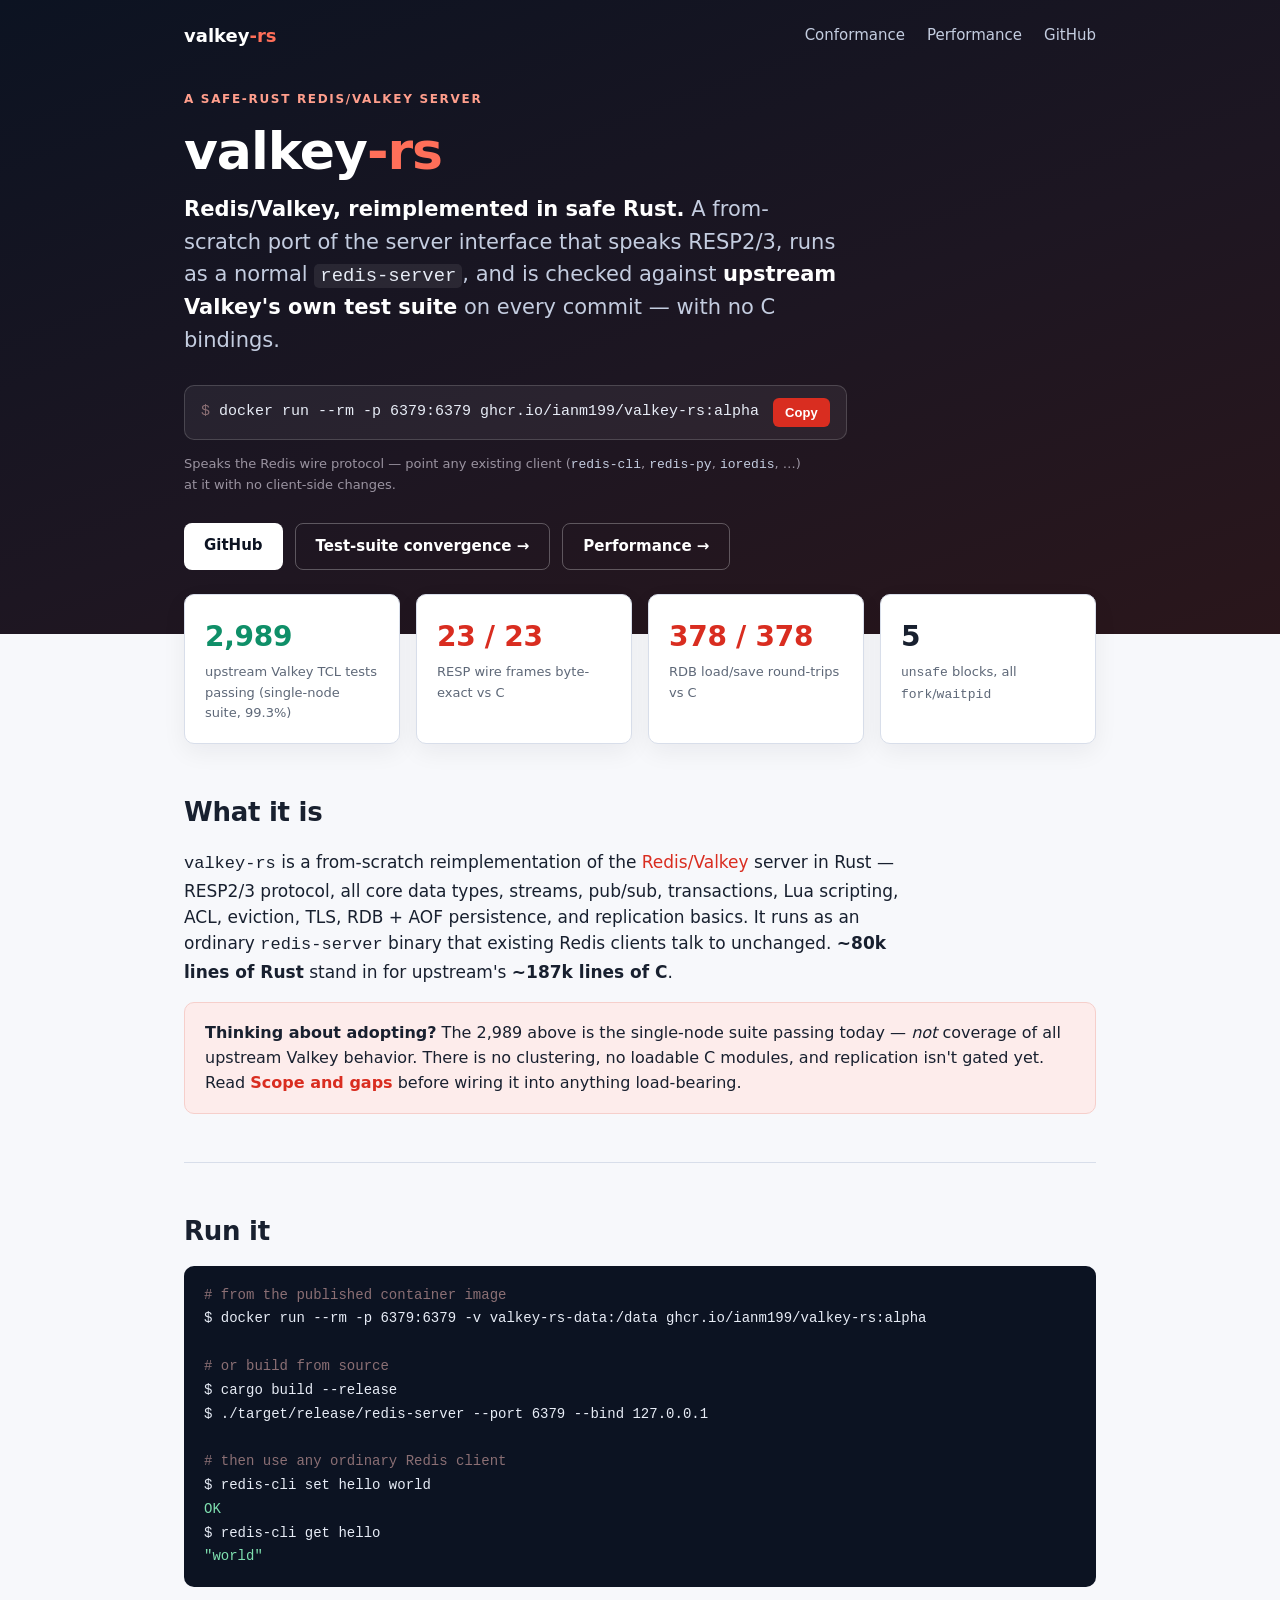
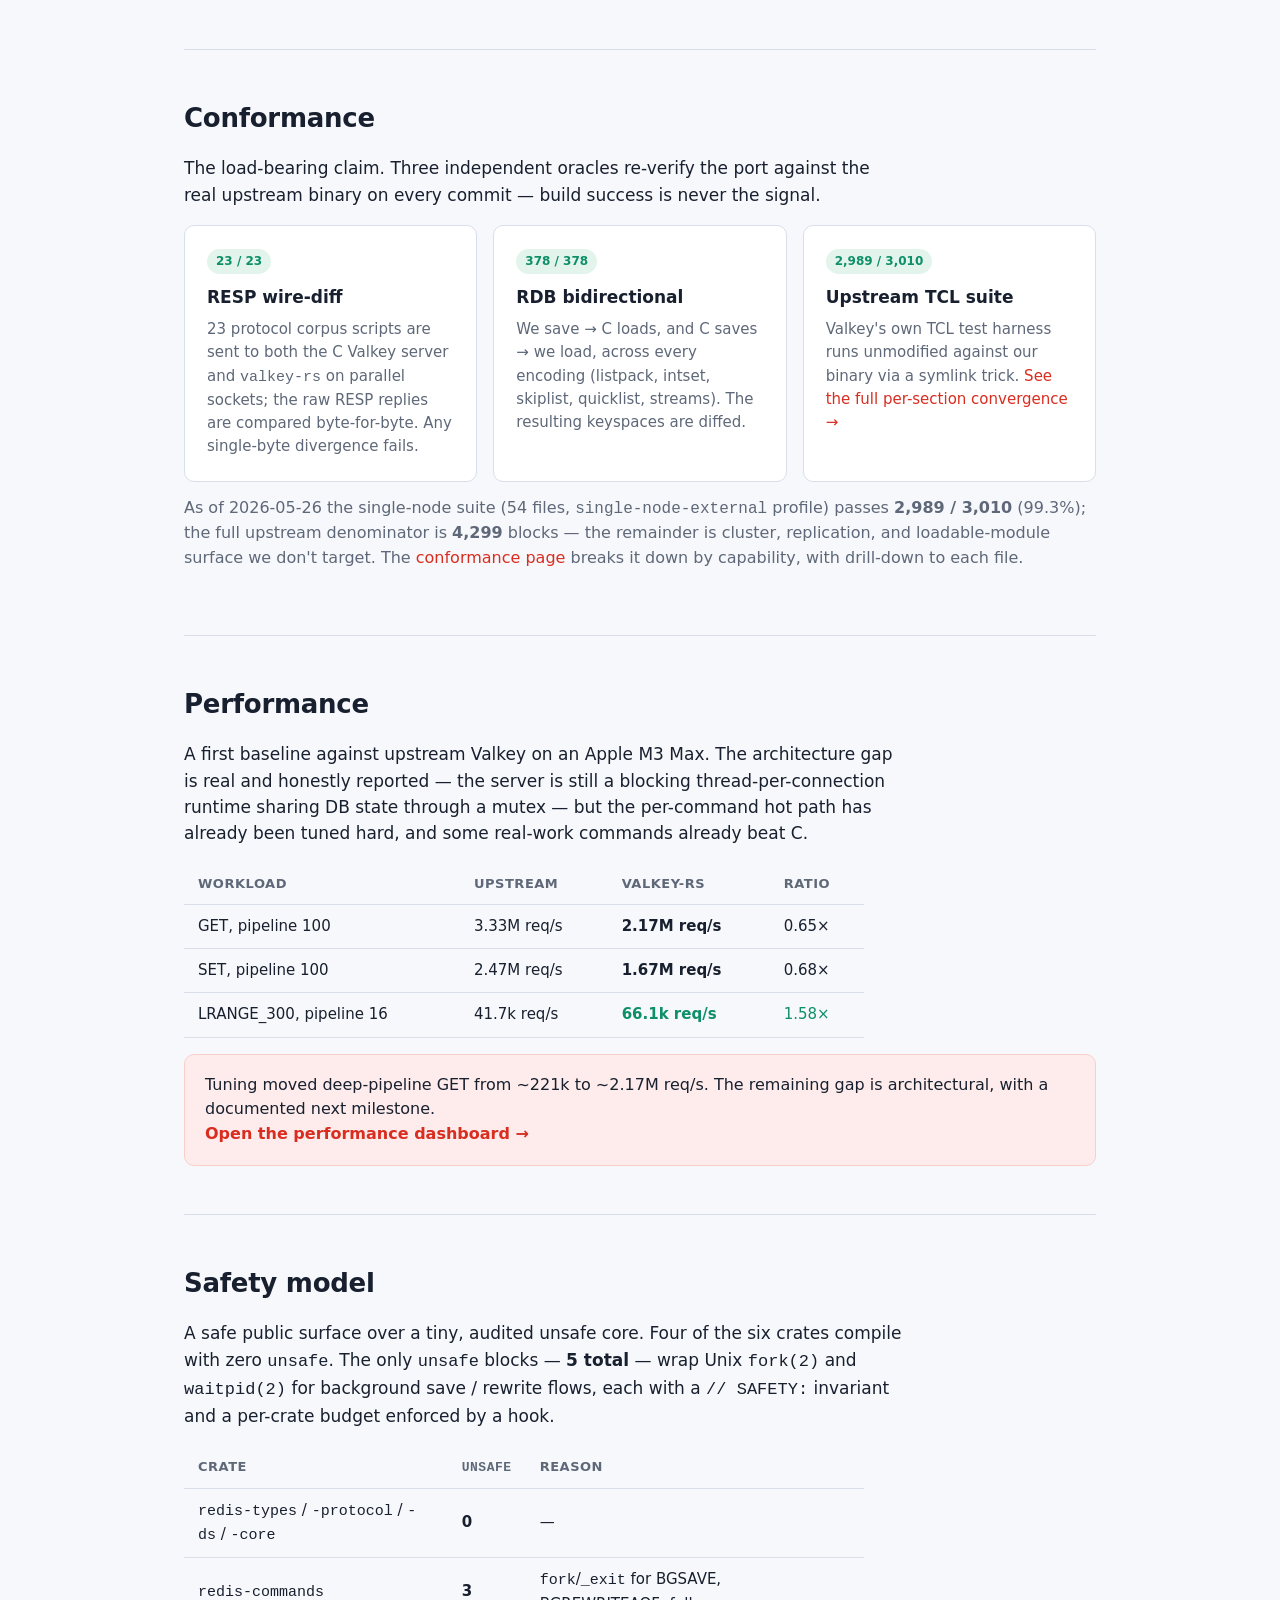
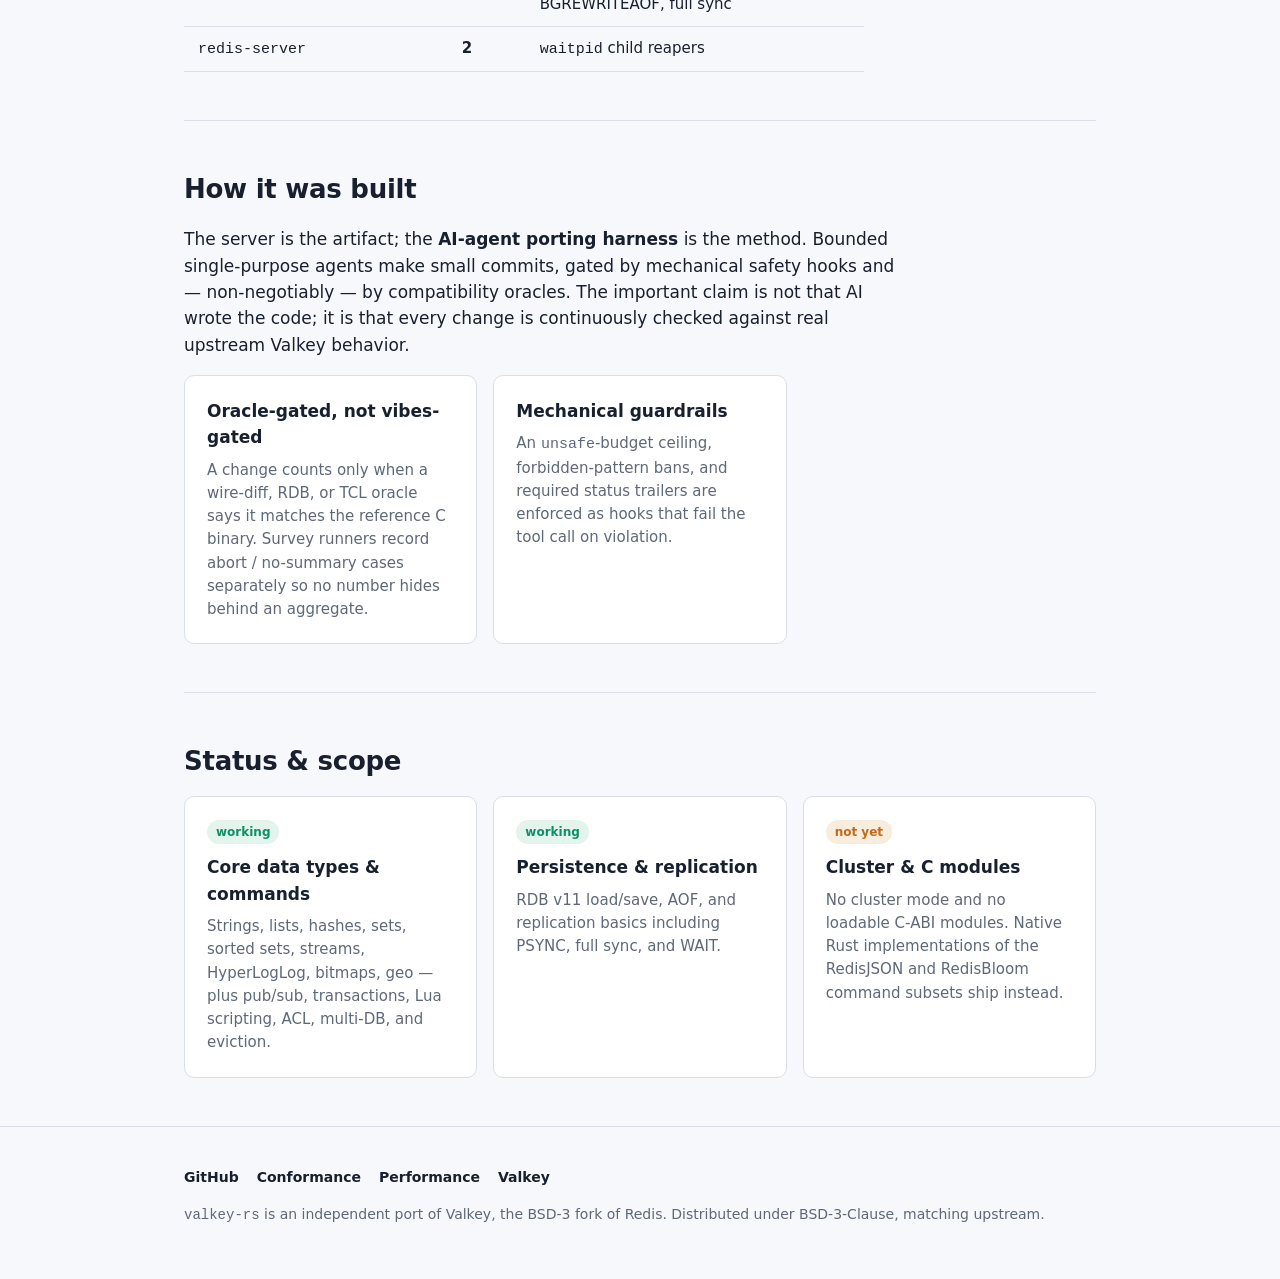
<file: index.html>
<!doctype html>
<html lang="en">
<head>
  <meta charset="utf-8">
  <meta name="viewport" content="width=device-width, initial-scale=1">
  <title>valkey-rs — Redis/Valkey, reimplemented in safe Rust</title>
  <meta name="description" content="valkey-rs is a from-scratch Rust port of the Redis/Valkey server. Safe Rust, no C bindings, speaks RESP2/3, and is verified against upstream Valkey's own test suite on every commit.">
  <meta property="og:title" content="valkey-rs — Redis/Valkey, reimplemented in safe Rust">
  <meta property="og:description" content="A safe-Rust Redis/Valkey server, verified against upstream Valkey's own TCL suite, RESP wire diffs, and RDB round-trips. Built by an AI porting harness.">
  <meta property="og:type" content="website">
  <meta property="og:url" content="https://ianm199.github.io/valkey-rs/">
  <meta property="og:image" content="https://ianm199.github.io/valkey-rs/assets/og.png">
  <meta name="twitter:card" content="summary_large_image">
  <meta name="twitter:title" content="valkey-rs — Redis/Valkey, reimplemented in safe Rust">
  <meta name="twitter:description" content="A safe-Rust Redis/Valkey server verified against upstream Valkey's own test suite.">
  <meta name="twitter:image" content="https://ianm199.github.io/valkey-rs/assets/og.png">
  <link rel="icon" href="assets/favicon.svg" type="image/svg+xml">
  <link rel="stylesheet" href="assets/site.css">
</head>
<body>
  <header class="hero">
    <div class="wrap">
      <nav class="topnav">
        <a class="brand" href="./">valkey<span class="rs">-rs</span></a>
        <div class="navlinks">
          <a href="./convergence.html">Conformance</a>
          <a href="./performance.html">Performance</a>
          <a href="https://github.com/ianm199/valkey-rs">GitHub</a>
        </div>
      </nav>
      <p class="eyebrow">A safe-Rust Redis/Valkey server</p>
      <h1>valkey<span class="rs">-rs</span></h1>
      <p class="tag"><strong>Redis/Valkey, reimplemented in safe Rust.</strong> A from-scratch port of the server interface that speaks RESP2/3, runs as a normal <code>redis-server</code>, and is checked against <strong>upstream Valkey's own test suite</strong> on every commit — with no C bindings.</p>

      <div class="install">
        <code><span class="prompt">$ </span><span id="install-cmd">docker run --rm -p 6379:6379 ghcr.io/ianm199/valkey-rs:alpha</span></code>
        <button class="copy-btn" id="copy-btn" aria-label="Copy run command">Copy</button>
      </div>
      <p class="install-note">Speaks the Redis wire protocol — point any existing client (<code>redis-cli</code>, <code>redis-py</code>, <code>ioredis</code>, …) at it with no client-side changes.</p>

      <div class="cta">
        <a class="btn btn-primary" href="https://github.com/ianm199/valkey-rs">GitHub</a>
        <a class="btn btn-ghost" href="./convergence.html">Test-suite convergence →</a>
        <a class="btn btn-ghost" href="./performance.html">Performance →</a>
      </div>
    </div>
  </header>

  <div class="wrap">
    <div class="stats">
      <div class="stat"><div class="num good">2,989</div><div class="lbl">upstream Valkey TCL tests passing (single-node suite, 99.3%)</div></div>
      <div class="stat"><div class="num accent">23 / 23</div><div class="lbl">RESP wire frames byte-exact vs C</div></div>
      <div class="stat"><div class="num accent">378 / 378</div><div class="lbl">RDB load/save round-trips vs C</div></div>
      <div class="stat"><div class="num">5</div><div class="lbl"><code>unsafe</code> blocks, all <code>fork</code>/<code>waitpid</code></div></div>
    </div>
  </div>

  <div class="wrap">
    <section>
      <h2>What it is</h2>
      <p class="lead"><code>valkey-rs</code> is a from-scratch reimplementation of the <a href="https://github.com/valkey-io/valkey">Redis/Valkey</a> server in Rust — RESP2/3 protocol, all core data types, streams, pub/sub, transactions, Lua scripting, ACL, eviction, TLS, RDB + AOF persistence, and replication basics. It runs as an ordinary <code>redis-server</code> binary that existing Redis clients talk to unchanged. <strong>~80k lines of Rust</strong> stand in for upstream's <strong>~187k lines of C</strong>.</p>
      <div class="callout">
        <strong>Thinking about adopting?</strong> The 2,989 above is the single-node suite passing today — <em>not</em> coverage of all upstream Valkey behavior. There is no clustering, no loadable C modules, and replication isn't gated yet. Read <a href="https://github.com/ianm199/valkey-rs/blob/main/docs/SCOPE_AND_GAPS.md">Scope and gaps</a> before wiring it into anything load-bearing.
      </div>
    </section>

    <section>
      <h2>Run it</h2>
      <pre class="block"><span class="c"># from the published container image</span>
$ docker run --rm -p 6379:6379 -v valkey-rs-data:/data ghcr.io/ianm199/valkey-rs:alpha

<span class="c"># or build from source</span>
$ cargo build --release
$ ./target/release/redis-server --port 6379 --bind 127.0.0.1

<span class="c"># then use any ordinary Redis client</span>
$ redis-cli set hello world
<span class="o">OK</span>
$ redis-cli get hello
<span class="o">"world"</span></pre>
    </section>

    <section>
      <h2>Conformance</h2>
      <p class="lead">The load-bearing claim. Three independent oracles re-verify the port against the real upstream binary on every commit — build success is never the signal.</p>
      <div class="cards">
        <div class="card">
          <span class="badge good">23 / 23</span>
          <h3>RESP wire-diff</h3>
          <p>23 protocol corpus scripts are sent to both the C Valkey server and <code>valkey-rs</code> on parallel sockets; the raw RESP replies are compared byte-for-byte. Any single-byte divergence fails.</p>
        </div>
        <div class="card">
          <span class="badge good">378 / 378</span>
          <h3>RDB bidirectional</h3>
          <p>We save → C loads, and C saves → we load, across every encoding (listpack, intset, skiplist, quicklist, streams). The resulting keyspaces are diffed.</p>
        </div>
        <div class="card">
          <span class="badge good">2,989 / 3,010</span>
          <h3>Upstream TCL suite</h3>
          <p>Valkey's own TCL test harness runs unmodified against our binary via a symlink trick. <a href="./convergence.html">See the full per-section convergence →</a></p>
        </div>
      </div>
      <p class="muted" style="margin-top:14px;">As of 2026-05-26 the single-node suite (54 files, <code>single-node-external</code> profile) passes <strong>2,989 / 3,010</strong> (99.3%); the full upstream denominator is <strong>4,299</strong> blocks — the remainder is cluster, replication, and loadable-module surface we don't target. The <a href="./convergence.html">conformance page</a> breaks it down by capability, with drill-down to each file.</p>
    </section>

    <section>
      <h2>Performance</h2>
      <p class="lead">A first baseline against upstream Valkey on an Apple M3 Max. The architecture gap is real and honestly reported — the server is still a blocking thread-per-connection runtime sharing DB state through a mutex — but the per-command hot path has already been tuned hard, and some real-work commands already beat C.</p>
      <table class="perf">
        <tr><th>Workload</th><th>upstream</th><th>valkey-rs</th><th>ratio</th></tr>
        <tr><td>GET, pipeline 100</td><td>3.33M req/s</td><td class="v">2.17M req/s</td><td>0.65×</td></tr>
        <tr><td>SET, pipeline 100</td><td>2.47M req/s</td><td class="v">1.67M req/s</td><td>0.68×</td></tr>
        <tr><td>LRANGE_300, pipeline 16</td><td>41.7k req/s</td><td class="v" style="color:var(--good)">66.1k req/s</td><td style="color:var(--good)">1.58×</td></tr>
      </table>
      <div class="callout">
        Tuning moved deep-pipeline GET from ~221k to ~2.17M req/s. The remaining gap is architectural, with a documented next milestone.
        <br><a href="./performance.html">Open the performance dashboard →</a>
      </div>
    </section>

    <section>
      <h2>Safety model</h2>
      <p class="lead">A safe public surface over a tiny, audited unsafe core. Four of the six crates compile with zero <code>unsafe</code>. The only <code>unsafe</code> blocks — <strong>5 total</strong> — wrap Unix <code>fork(2)</code> and <code>waitpid(2)</code> for background save / rewrite flows, each with a <code>// SAFETY:</code> invariant and a per-crate budget enforced by a hook.</p>
      <table class="perf">
        <tr><th>Crate</th><th><code>unsafe</code></th><th>Reason</th></tr>
        <tr><td><code>redis-types</code> / <code>-protocol</code> / <code>-ds</code> / <code>-core</code></td><td class="v">0</td><td>—</td></tr>
        <tr><td><code>redis-commands</code></td><td class="v">3</td><td><code>fork</code>/<code>_exit</code> for BGSAVE, BGREWRITEAOF, full sync</td></tr>
        <tr><td><code>redis-server</code></td><td class="v">2</td><td><code>waitpid</code> child reapers</td></tr>
      </table>
    </section>

    <section>
      <h2>How it was built</h2>
      <p class="lead">The server is the artifact; the <strong>AI-agent porting harness</strong> is the method. Bounded single-purpose agents make small commits, gated by mechanical safety hooks and — non-negotiably — by compatibility oracles. The important claim is not that AI wrote the code; it is that every change is continuously checked against real upstream Valkey behavior.</p>
      <div class="cards">
        <div class="card">
          <h3>Oracle-gated, not vibes-gated</h3>
          <p>A change counts only when a wire-diff, RDB, or TCL oracle says it matches the reference C binary. Survey runners record abort / no-summary cases separately so no number hides behind an aggregate.</p>
        </div>
        <div class="card">
          <h3>Mechanical guardrails</h3>
          <p>An <code>unsafe</code>-budget ceiling, forbidden-pattern bans, and required status trailers are enforced as hooks that fail the tool call on violation.</p>
        </div>
      </div>
    </section>

    <section>
      <h2>Status &amp; scope</h2>
      <div class="cards">
        <div class="card"><span class="badge good">working</span><h3>Core data types &amp; commands</h3><p>Strings, lists, hashes, sets, sorted sets, streams, HyperLogLog, bitmaps, geo — plus pub/sub, transactions, Lua scripting, ACL, multi-DB, and eviction.</p></div>
        <div class="card"><span class="badge good">working</span><h3>Persistence &amp; replication</h3><p>RDB v11 load/save, AOF, and replication basics including PSYNC, full sync, and WAIT.</p></div>
        <div class="card"><span class="badge wip">not yet</span><h3>Cluster &amp; C modules</h3><p>No cluster mode and no loadable C-ABI modules. Native Rust implementations of the RedisJSON and RedisBloom command subsets ship instead.</p></div>
      </div>
    </section>
  </div>

  <footer>
    <div class="wrap">
      <div class="flinks">
        <a href="https://github.com/ianm199/valkey-rs">GitHub</a>
        <a href="./convergence.html">Conformance</a>
        <a href="./performance.html">Performance</a>
        <a href="https://github.com/valkey-io/valkey">Valkey</a>
      </div>
      <p><code>valkey-rs</code> is an independent port of <a href="https://github.com/valkey-io/valkey">Valkey</a>, the BSD-3 fork of Redis. Distributed under BSD-3-Clause, matching upstream.</p>
    </div>
  </footer>

  <script>
    (function () {
      const btn = document.getElementById('copy-btn');
      const cmd = document.getElementById('install-cmd').textContent;
      btn.addEventListener('click', function () {
        navigator.clipboard.writeText(cmd).then(function () {
          const prev = btn.textContent;
          btn.textContent = 'Copied';
          setTimeout(function () { btn.textContent = prev; }, 1400);
        });
      });
    })();
  </script>
</body>
</html>
</file>
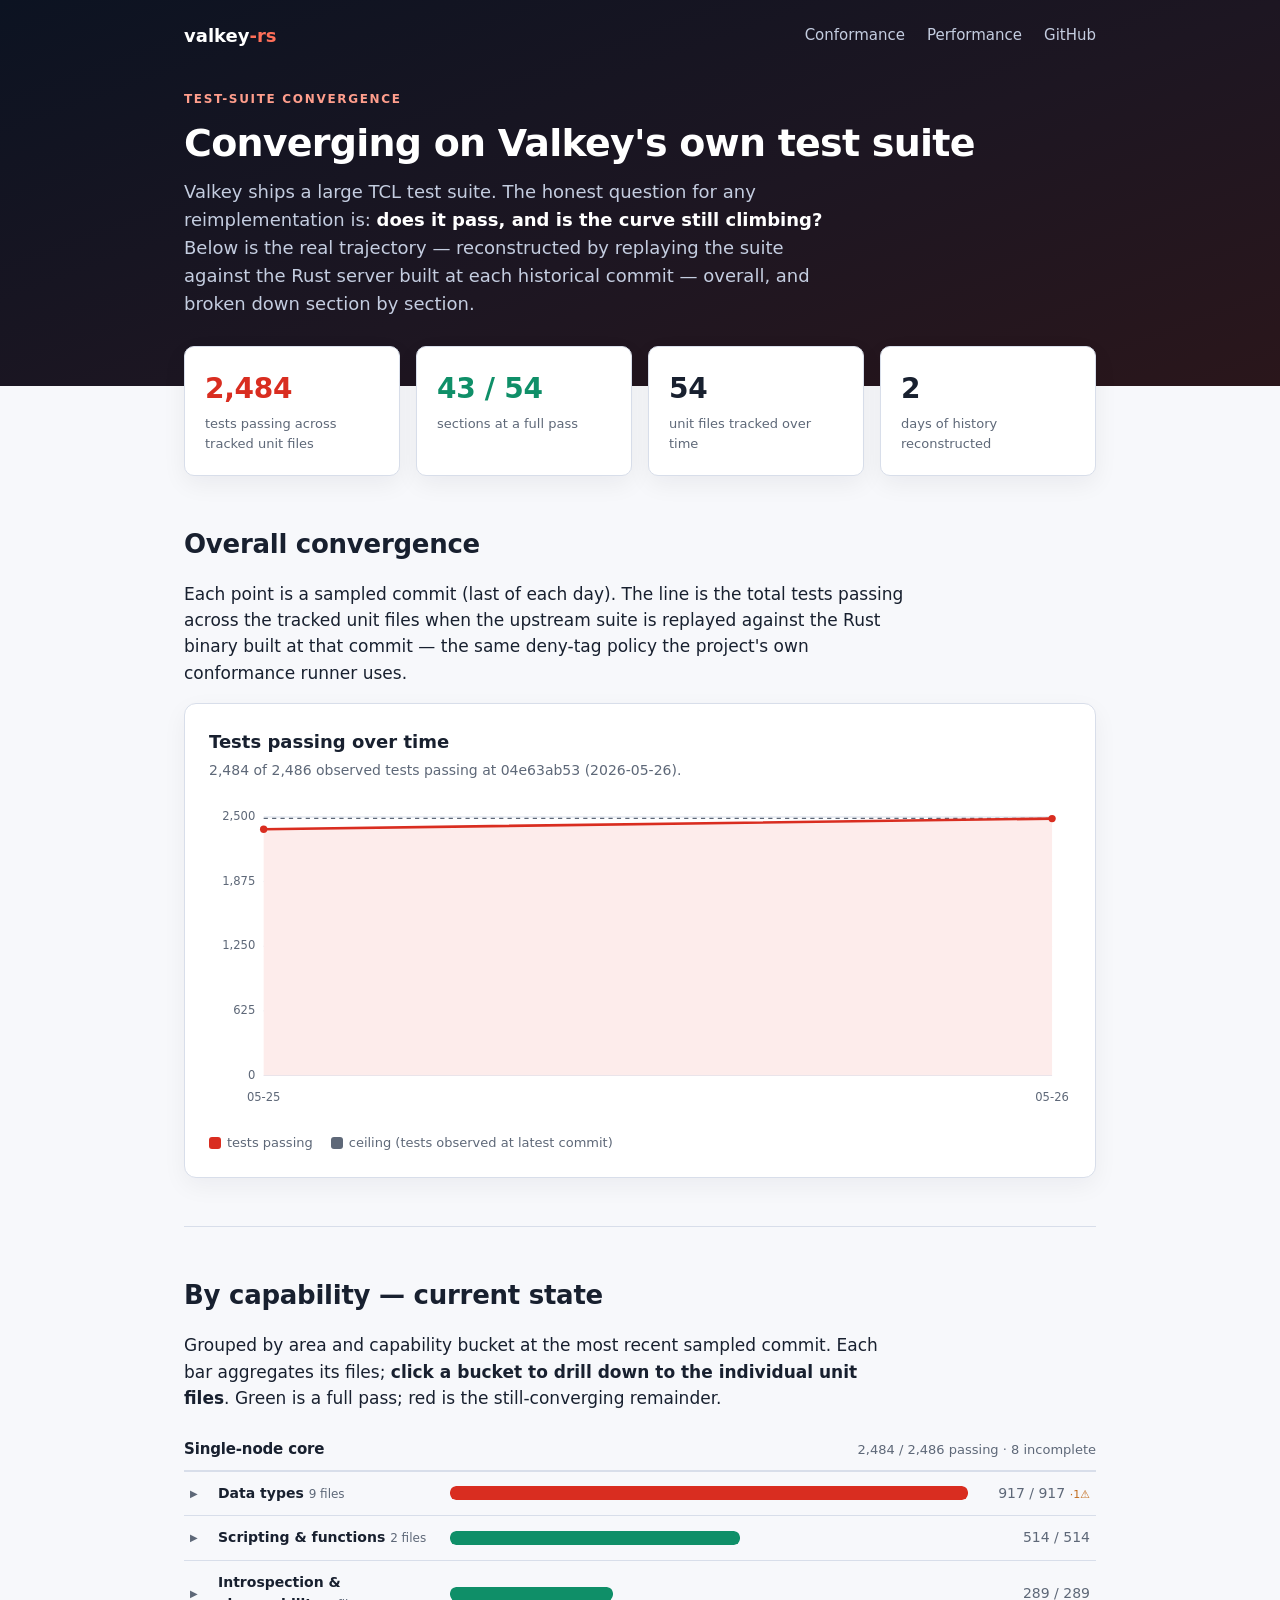
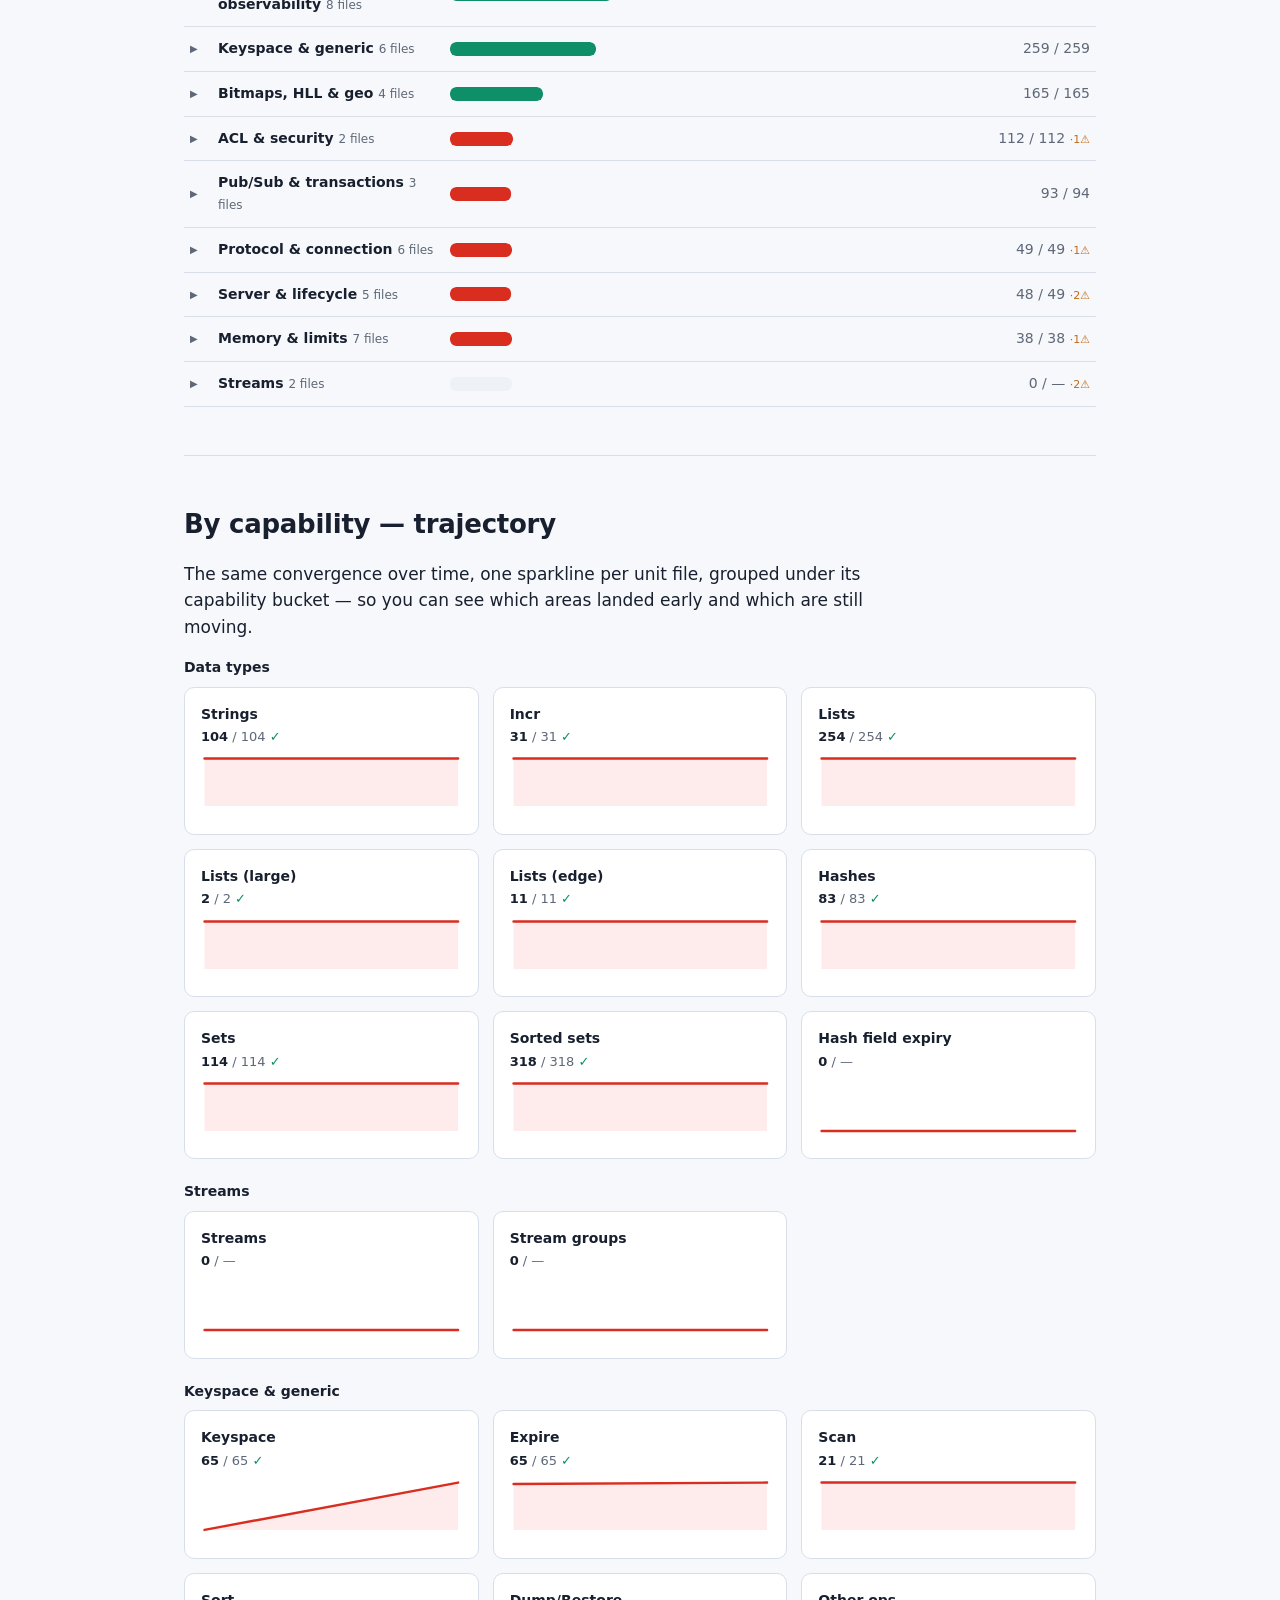
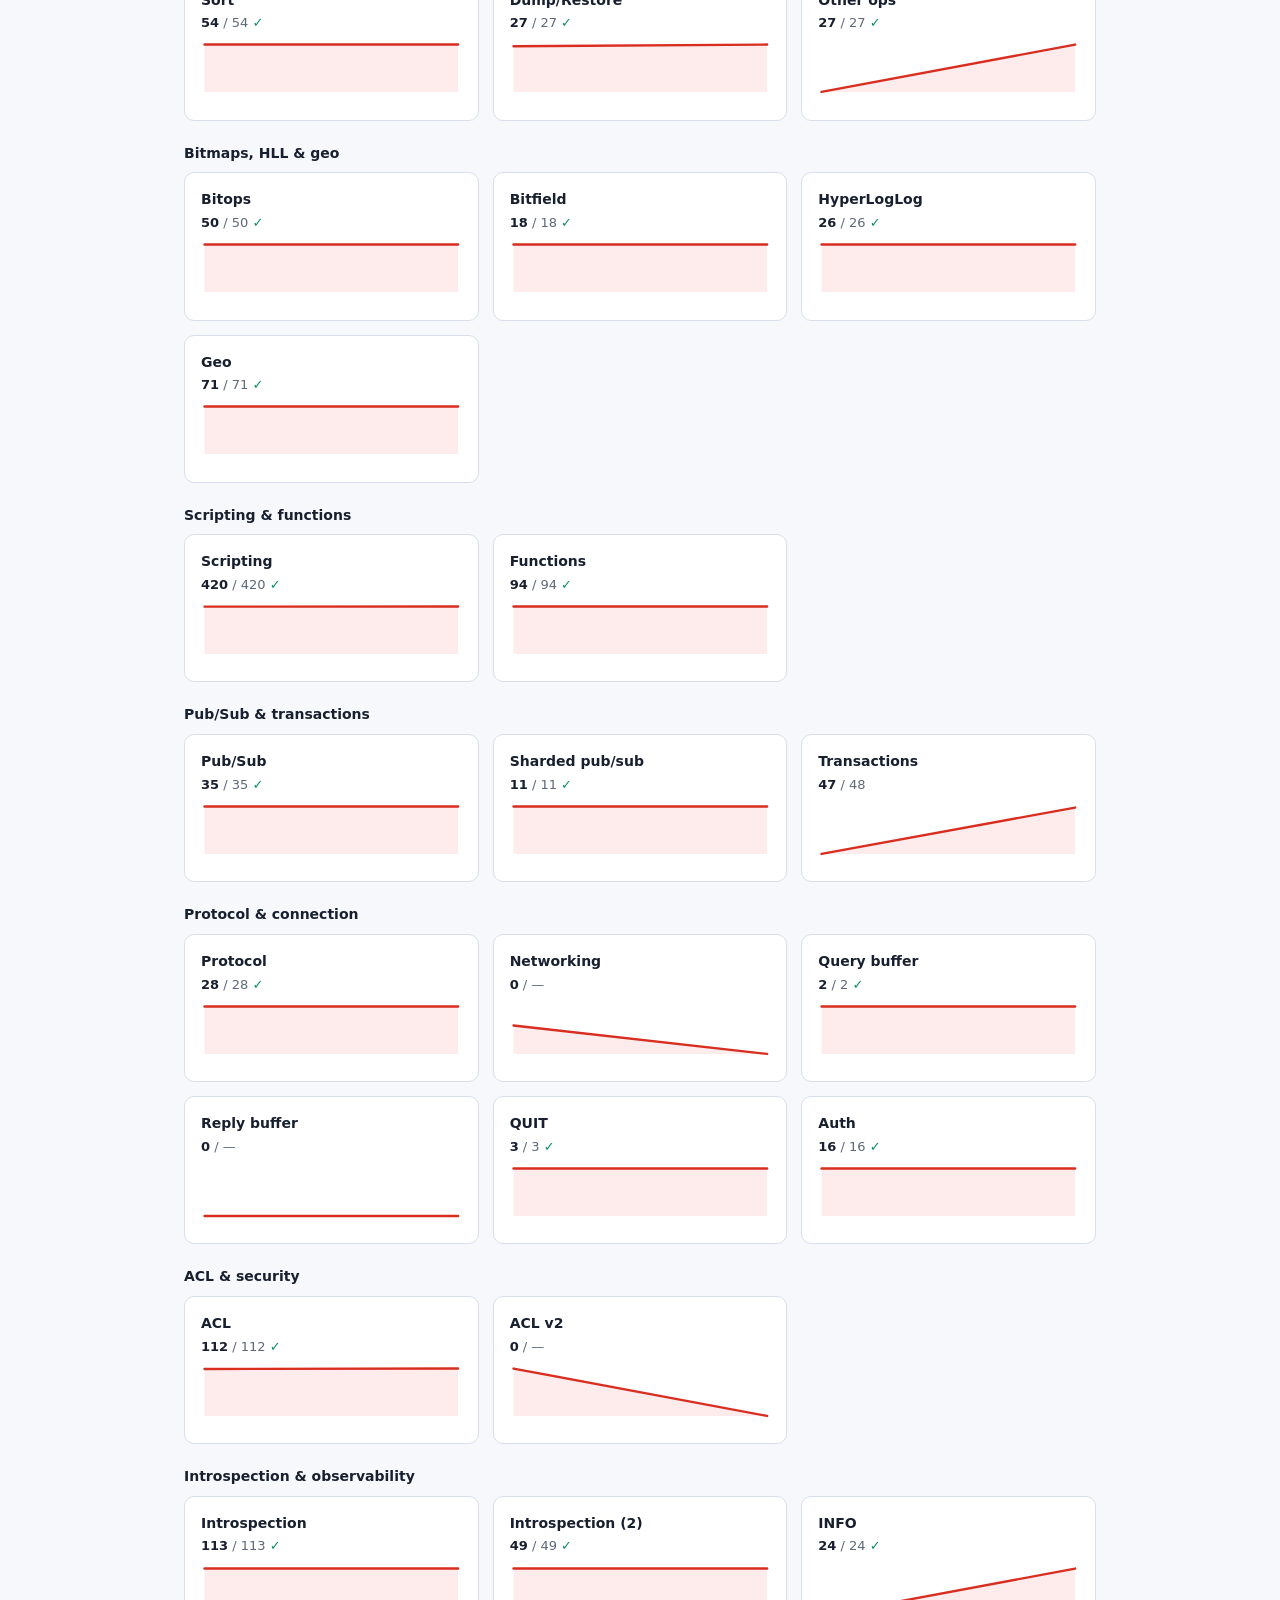
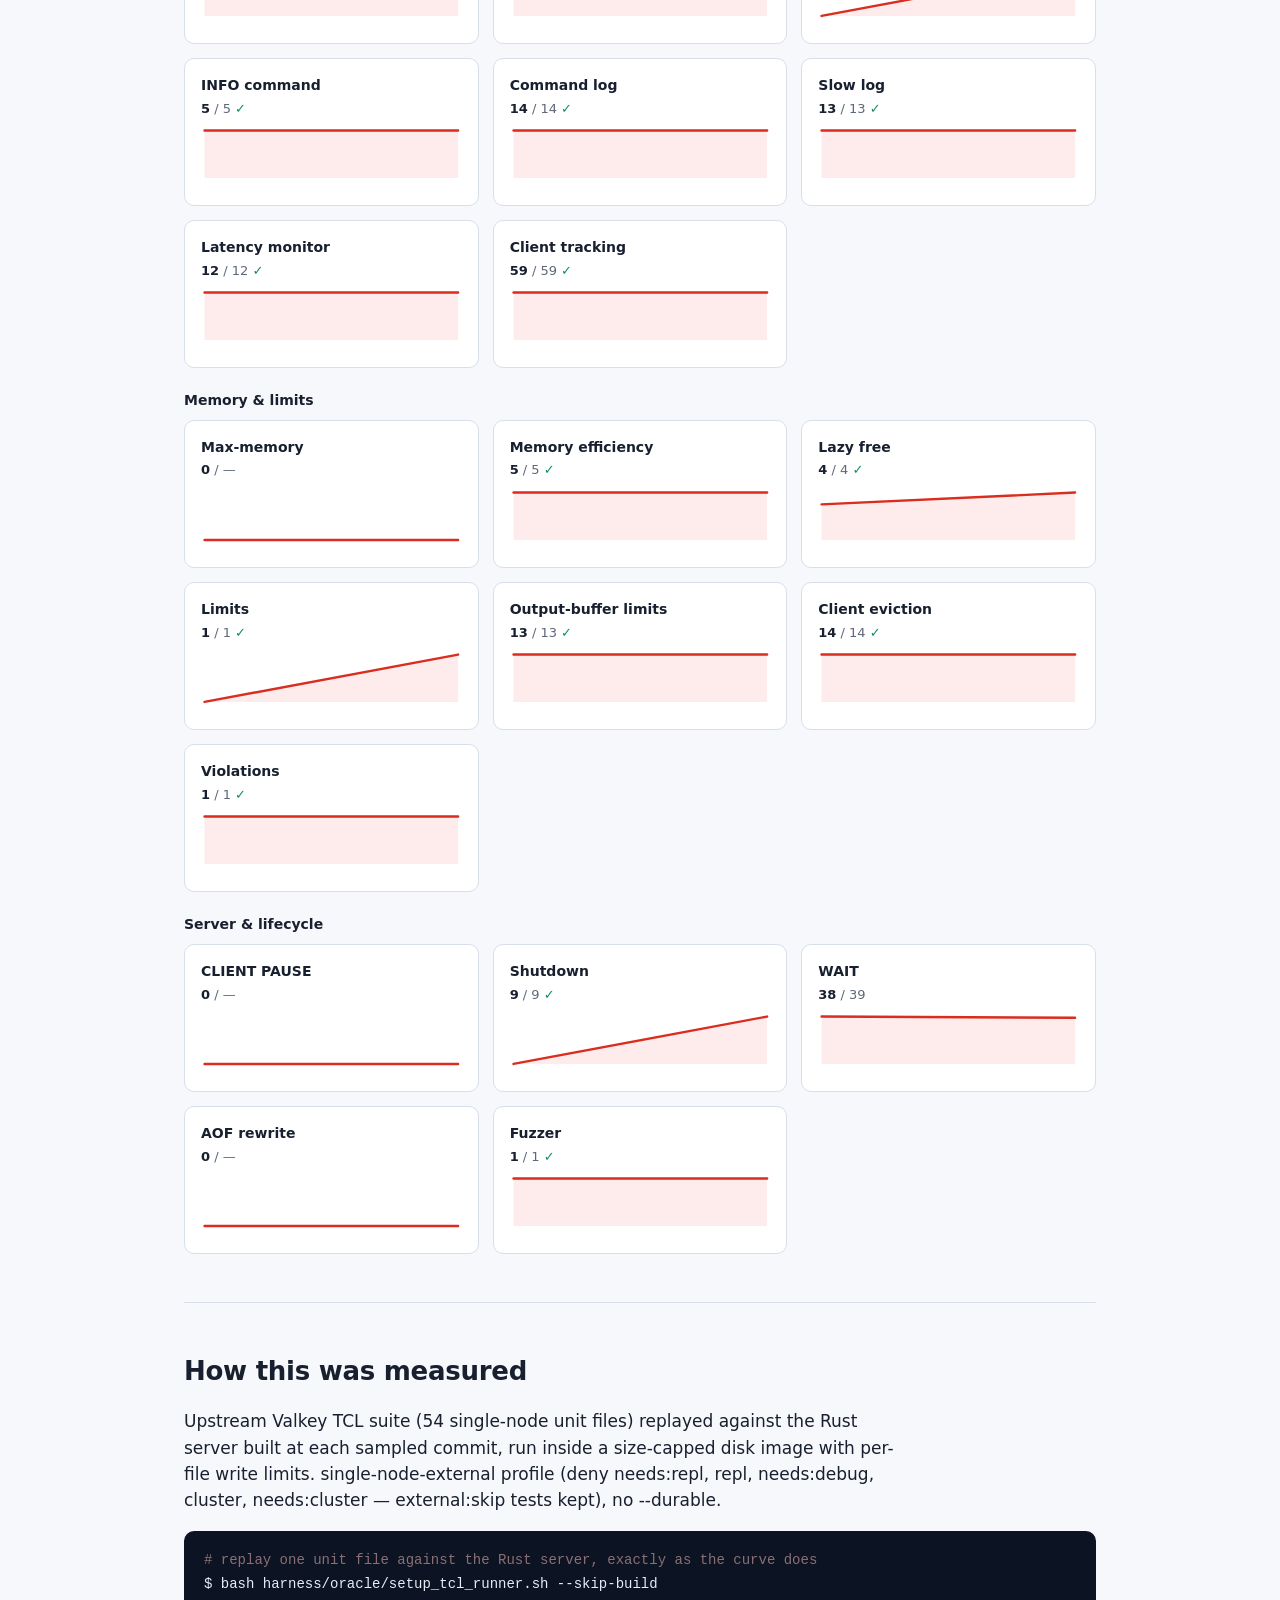
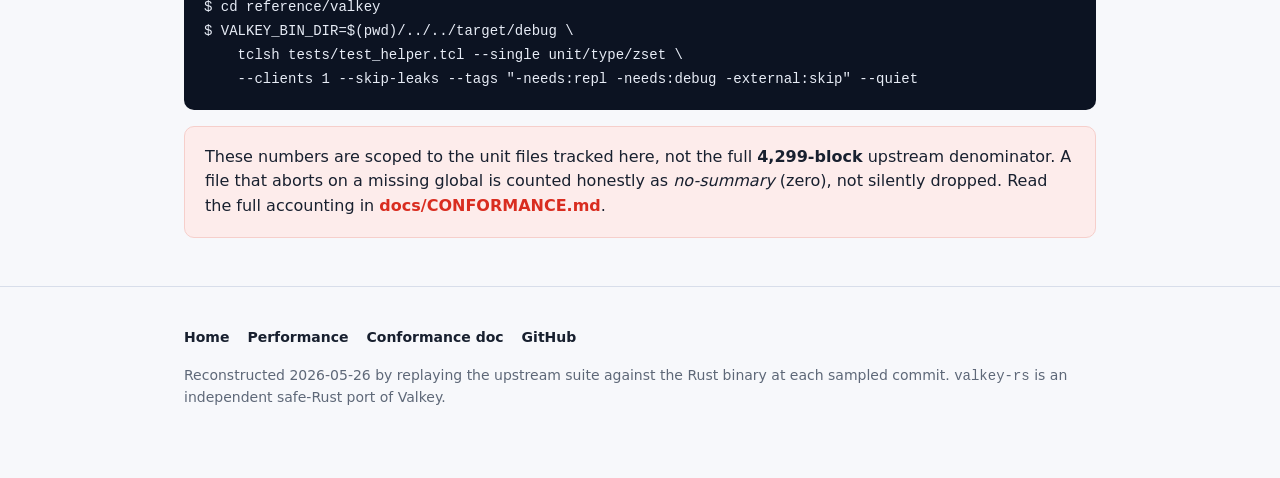
<file: convergence.html>
<!doctype html>
<html lang="en">
<head>
  <meta charset="utf-8">
  <meta name="viewport" content="width=device-width, initial-scale=1">
  <title>Test-suite convergence — valkey-rs</title>
  <meta name="description" content="How valkey-rs converged on upstream Valkey's own TCL test suite — overall pass count over time, reconstructed from git history, plus a per-section breakdown.">
  <meta property="og:title" content="valkey-rs — test-suite convergence">
  <meta property="og:description" content="The real convergence curve on Valkey's own TCL suite, reconstructed by replaying the suite against the Rust server built at each historical commit. Overall and per section.">
  <meta property="og:url" content="https://ianm199.github.io/valkey-rs/convergence.html">
  <link rel="icon" href="assets/favicon.svg" type="image/svg+xml">
  <link rel="stylesheet" href="assets/site.css?v=2">
</head>
<body>
  <header class="hero sub">
    <div class="wrap">
      <nav class="topnav">
        <a class="brand" href="./">valkey<span class="rs">-rs</span></a>
        <div class="navlinks">
          <a href="./convergence.html">Conformance</a>
          <a href="./performance.html">Performance</a>
          <a href="https://github.com/ianm199/valkey-rs">GitHub</a>
        </div>
      </nav>
      <p class="eyebrow">Test-suite convergence</p>
      <h1>Converging on Valkey's own test suite</h1>
      <p class="tag">Valkey ships a large TCL test suite. The honest question for any reimplementation is: <strong>does it pass, and is the curve still climbing?</strong> Below is the real trajectory — reconstructed by replaying the suite against the Rust server built at each historical commit — overall, and broken down section by section.</p>
    </div>
  </header>

  <div class="wrap">
    <div class="stats" id="stat-strip">
      <div class="stat"><div class="num accent" id="s-passing">—</div><div class="lbl">tests passing across tracked unit files</div></div>
      <div class="stat"><div class="num good" id="s-full">—</div><div class="lbl">sections at a full pass</div></div>
      <div class="stat"><div class="num" id="s-sections">—</div><div class="lbl">unit files tracked over time</div></div>
      <div class="stat"><div class="num" id="s-days">—</div><div class="lbl">days of history reconstructed</div></div>
    </div>
  </div>

  <div class="wrap">
    <section>
      <h2>Overall convergence</h2>
      <p class="lead">Each point is a sampled commit (last of each day). The line is the total tests passing across the tracked unit files when the upstream suite is replayed against the Rust binary built at that commit — the same deny-tag policy the project's own conformance runner uses.</p>
      <div class="chart-card">
        <h3 id="overall-title">Tests passing over time</h3>
        <p class="sub" id="overall-sub">Reconstructed from git history.</p>
        <div id="overall-chart"></div>
        <div class="legend">
          <span class="key"><span class="swatch" style="background:var(--accent)"></span> tests passing</span>
          <span class="key"><span class="swatch" style="background:var(--muted)"></span> ceiling (tests observed at latest commit)</span>
        </div>
      </div>
    </section>

    <section>
      <h2>By capability — current state</h2>
      <p class="lead">Grouped by area and capability bucket at the most recent sampled commit. Each bar aggregates its files; <strong>click a bucket to drill down to the individual unit files</strong>. Green is a full pass; red is the still-converging remainder.</p>
      <div id="bars"></div>
    </section>

    <section>
      <h2>By capability — trajectory</h2>
      <p class="lead">The same convergence over time, one sparkline per unit file, grouped under its capability bucket — so you can see which areas landed early and which are still moving.</p>
      <div id="sparks"></div>
    </section>

    <section>
      <h2>How this was measured</h2>
      <p class="lead" id="method-text">Loading methodology…</p>
      <pre class="block"><span class="c"># replay one unit file against the Rust server, exactly as the curve does</span>
$ bash harness/oracle/setup_tcl_runner.sh --skip-build
$ cd reference/valkey
$ VALKEY_BIN_DIR=$(pwd)/../../target/debug \
    tclsh tests/test_helper.tcl --single unit/type/zset \
    --clients 1 --skip-leaks --tags "-needs:repl -needs:debug -external:skip" --quiet</pre>
      <div class="callout">
        These numbers are scoped to the unit files tracked here, not the full <strong>4,299-block</strong> upstream denominator. A file that aborts on a missing global is counted honestly as <em>no-summary</em> (zero), not silently dropped. Read the full accounting in <a href="https://github.com/ianm199/valkey-rs/blob/main/docs/CONFORMANCE.md">docs/CONFORMANCE.md</a>.
      </div>
    </section>
  </div>

  <footer>
    <div class="wrap">
      <div class="flinks">
        <a href="./">Home</a>
        <a href="./performance.html">Performance</a>
        <a href="https://github.com/ianm199/valkey-rs/blob/main/docs/CONFORMANCE.md">Conformance doc</a>
        <a href="https://github.com/ianm199/valkey-rs">GitHub</a>
      </div>
      <p id="gen-note"><code>valkey-rs</code> is an independent safe-Rust port of <a href="https://github.com/valkey-io/valkey">Valkey</a>.</p>
    </div>
  </footer>

  <script>
  const fmt = n => n.toLocaleString('en-US');

  function svgEl(tag, attrs) {
    const e = document.createElementNS('http://www.w3.org/2000/svg', tag);
    for (const k in attrs) e.setAttribute(k, attrs[k]);
    return e;
  }

  // passing-test total for a point (build-failed or empty -> 0)
  function pointPassing(p) {
    if (!p.build_ok) return 0;
    let t = 0;
    for (const k in p.sections) t += p.sections[k].passed || 0;
    return t;
  }
  function pointObserved(p) {
    if (!p.build_ok) return 0;
    let t = 0;
    for (const k in p.sections) t += p.sections[k].total || 0;
    return t;
  }

  function buildOverall(data) {
    const pts = data.points;
    const W = 820, H = 300, padL = 52, padR = 18, padT = 18, padB = 36;
    const innerW = W - padL - padR, innerH = H - padT - padB;
    const passing = pts.map(pointPassing);
    const ceiling = Math.max(1, ...pts.map(pointObserved));
    const yMax = Math.ceil(ceiling / 100) * 100 || ceiling;
    const x = i => padL + (pts.length === 1 ? innerW / 2 : innerW * i / (pts.length - 1));
    const y = v => padT + innerH - innerH * v / yMax;

    const svg = svgEl('svg', { viewBox: `0 0 ${W} ${H}`, width: '100%', role: 'img' });

    // y gridlines + labels
    for (let g = 0; g <= 4; g++) {
      const v = yMax * g / 4, yy = y(v);
      svg.appendChild(svgEl('line', { class: 'grid', x1: padL, y1: yy, x2: W - padR, y2: yy }));
      const t = svgEl('text', { class: 'axis-label', x: padL - 8, y: yy + 3, 'text-anchor': 'end' });
      t.textContent = fmt(Math.round(v));
      svg.appendChild(t);
    }
    // ceiling line
    const yc = y(ceiling);
    svg.appendChild(svgEl('line', { class: 'target', x1: padL, y1: yc, x2: W - padR, y2: yc }));

    // area + line
    const linePts = passing.map((v, i) => `${x(i)},${y(v)}`);
    const area = svgEl('path', { class: 'area',
      d: `M${x(0)},${y(0)} L${linePts.join(' L')} L${x(pts.length - 1)},${y(0)} Z` });
    svg.appendChild(area);
    svg.appendChild(svgEl('path', { class: 'line', d: `M${linePts.join(' L')}` }));

    // dots + x labels (first, middle, last)
    pts.forEach((p, i) => {
      const dot = svgEl('circle', { class: 'dot', cx: x(i), cy: y(passing[i]), r: 3.5 });
      const title = svgEl('title');
      title.textContent = `${p.date} (${p.sha}) — ${fmt(passing[i])} passing`;
      dot.appendChild(title);
      svg.appendChild(dot);
    });
    const labelIdx = pts.length <= 4 ? pts.map((_, i) => i)
      : [0, Math.floor((pts.length - 1) / 2), pts.length - 1];
    labelIdx.forEach(i => {
      const t = svgEl('text', { class: 'axis-label', x: x(i), y: H - 12, 'text-anchor': 'middle' });
      t.textContent = pts[i].date.slice(5);
      svg.appendChild(t);
    });
    return svg;
  }

  function sparkline(series, max) {
    const W = 220, H = 46, pad = 3;
    const x = i => pad + (series.length === 1 ? (W - 2 * pad) / 2 : (W - 2 * pad) * i / (series.length - 1));
    const y = v => H - pad - (H - 2 * pad) * v / (max || 1);
    const svg = svgEl('svg', { viewBox: `0 0 ${W} ${H}`, width: '100%', preserveAspectRatio: 'none' });
    const linePts = series.map((v, i) => `${x(i)},${y(v)}`);
    svg.appendChild(svgEl('path', { class: 'area', d: `M${x(0)},${y(0)} L${linePts.join(' L')} L${x(series.length - 1)},${y(0)} Z` }));
    svg.appendChild(svgEl('path', { class: 'line', d: `M${linePts.join(' L')}` }));
    return svg;
  }

  function sectionSeries(data, file) {
    return data.points.map(p => {
      if (!p.build_ok) return { passed: 0, total: 0 };
      const s = p.sections[file];
      if (!s || s.passed == null) return { passed: 0, total: s ? s.total : 0 };
      return { passed: s.passed, total: s.total };
    });
  }

  // area -> capability bucket -> member unit files. Leaves room for more areas
  // (Scripting, Persistence, Replication, Cluster, …) as coverage expands.
  const TAXONOMY = {
    "Single-node core": {
      "Data types": ["unit/type/string", "unit/type/incr", "unit/type/list", "unit/type/list-2", "unit/type/list-3", "unit/type/hash", "unit/type/set", "unit/type/zset", "unit/hashexpire"],
      "Streams": ["unit/type/stream", "unit/type/stream-cgroups"],
      "Keyspace & generic": ["unit/keyspace", "unit/expire", "unit/scan", "unit/sort", "unit/dump", "unit/other"],
      "Bitmaps, HLL & geo": ["unit/bitops", "unit/bitfield", "unit/hyperloglog", "unit/geo"],
      "Scripting & functions": ["unit/scripting", "unit/functions"],
      "Pub/Sub & transactions": ["unit/pubsub", "unit/pubsubshard", "unit/multi"],
      "Protocol & connection": ["unit/protocol", "unit/networking", "unit/querybuf", "unit/replybufsize", "unit/quit", "unit/auth"],
      "ACL & security": ["unit/acl", "unit/acl-v2"],
      "Introspection & observability": ["unit/introspection", "unit/introspection-2", "unit/info", "unit/info-command", "unit/commandlog", "unit/slowlog", "unit/latency-monitor", "unit/tracking"],
      "Memory & limits": ["unit/maxmemory", "unit/memefficiency", "unit/lazyfree", "unit/limits", "unit/obuf-limits", "unit/client-eviction", "unit/violations"],
      "Server & lifecycle": ["unit/pause", "unit/shutdown", "unit/wait", "unit/aofrw", "unit/fuzzer"],
    },
  };

  // Effective grouping for the loaded data: drop files that weren't measured,
  // and sweep any tracked-but-untaxonomized file into an "Other" bucket so the
  // chart can never silently hide a section.
  function grouped(data) {
    const present = new Set(data.sections.map(s => s.file));
    const covered = new Set();
    Object.values(TAXONOMY).forEach(bs => Object.values(bs).forEach(fs => fs.forEach(f => covered.add(f))));
    const out = [];
    Object.entries(TAXONOMY).forEach(([area, buckets]) => {
      const entries = Object.entries(buckets)
        .map(([b, fs]) => [b, fs.filter(f => present.has(f))])
        .filter(([, fs]) => fs.length);
      out.push([area, entries]);
    });
    const extra = [...present].filter(f => !covered.has(f));
    if (extra.length) out[0][1].push(["Other", extra]);
    return out;
  }

  function fileState(point, file) {
    const s = (point.build_ok && point.sections[file]) || null;
    if (s && s.passed != null) return { passed: s.passed, total: s.total, status: "ok" };
    if (s && s.timed_out) return { passed: 0, total: 0, status: "timeout" };
    return { passed: 0, total: 0, status: "no-summary" };
  }

  function aggFiles(point, files) {
    let pass = 0, total = 0, incomplete = 0;
    files.forEach(f => {
      const st = fileState(point, f);
      if (st.status === "ok") { pass += st.passed; total += st.total; }
      else incomplete++;
    });
    return { pass, total, incomplete, n: files.length };
  }

  function render(data) {
    const pts = data.points;
    const last = pts[pts.length - 1];
    const passingNow = pointPassing(last);
    const observedNow = pointObserved(last);

    // section current-state list, sorted by remaining work then by passing desc
    const rows = data.sections.map(sec => {
      const s = (last.build_ok && last.sections[sec.file]) || null;
      const passed = s && s.passed != null ? s.passed : 0;
      const total = s && s.total != null ? s.total : 0;
      return { ...sec, passed, total, full: total > 0 && passed === total };
    });
    const fullCount = rows.filter(r => r.full).length;

    // stat strip
    document.getElementById('s-passing').textContent = fmt(passingNow);
    document.getElementById('s-full').textContent = `${fullCount} / ${rows.length}`;
    document.getElementById('s-sections').textContent = rows.length;
    const days = new Set(pts.map(p => p.date)).size;
    document.getElementById('s-days').textContent = days;

    // overall chart
    document.getElementById('overall-chart').appendChild(buildOverall(data));
    document.getElementById('overall-sub').textContent =
      `${fmt(passingNow)} of ${fmt(observedNow)} observed tests passing at ${last.sha} (${last.date}).`;

    const labelOf = {};
    data.sections.forEach(s => { labelOf[s.file] = s.label; });

    // current state: area -> bucket (aggregate, click to expand) -> files
    const barsEl = document.getElementById('bars');
    barsEl.innerHTML = '';
    grouped(data).forEach(([area, bucketEntries]) => {
      const block = document.createElement('div');
      block.className = 'area-block';
      let aPass = 0, aTotal = 0, aInc = 0;
      const bucketRows = bucketEntries.map(([bname, files]) => {
        const a = aggFiles(last, files);
        aPass += a.pass; aTotal += a.total; aInc += a.incomplete;
        return { bname, files, a };
      });
      const head = document.createElement('div');
      head.className = 'area-head';
      head.innerHTML = `<span class="name">${area}</span>` +
        `<span class="agg">${fmt(aPass)} / ${fmt(aTotal)} passing` +
        (aInc ? ` · ${aInc} incomplete` : '') + `</span>`;
      block.appendChild(head);

      const maxBucket = Math.max(1, ...bucketRows.map(b => b.a.total));
      bucketRows.sort((x, y) => y.a.pass - x.a.pass).forEach(({ bname, files, a }) => {
        const full = a.incomplete === 0 && a.total > 0 && a.pass === a.total;
        const pct = a.total ? a.pass / a.total * 100 : 0;
        const w = Math.max(12, a.total / maxBucket * 100);
        const wrap = document.createElement('div');
        wrap.className = 'bucket';
        const row = document.createElement('div');
        row.className = 'bucket-row';
        row.innerHTML =
          `<span class="caret">▶</span>` +
          `<span class="bname">${bname} <span class="bmeta">${a.n} files</span></span>` +
          `<div class="bar-track" style="width:${w}%"><div class="bar-fill ${full ? '' : 'partial'}" style="width:${pct}%"></div></div>` +
          `<span class="count">${fmt(a.pass)} / ${a.total ? fmt(a.total) : '—'}` +
          (a.incomplete ? ` <span class="incomplete">·${a.incomplete}⚠</span>` : '') + `</span>`;
        const filesEl = document.createElement('div');
        filesEl.className = 'bucket-files';
        files.map(f => ({ f, st: fileState(last, f) }))
          .sort((p, q) => q.st.passed - p.st.passed)
          .forEach(({ f, st }) => {
            const fr = document.createElement('div');
            fr.className = 'file-row';
            const fpct = st.total ? st.passed / st.total * 100 : 0;
            const ffull = st.status === 'ok' && st.passed === st.total;
            const cnt = st.status === 'ok'
              ? `${st.passed} / ${st.total}`
              : `<span class="incomplete">${st.status}</span>`;
            fr.innerHTML =
              `<span class="fname">${labelOf[f]} <code>${f.replace('unit/', '')}</code></span>` +
              `<div class="mini-track"><div class="mini-fill ${ffull ? '' : 'partial'}" style="width:${fpct}%"></div></div>` +
              `<span class="count">${cnt}</span>`;
            filesEl.appendChild(fr);
          });
        row.addEventListener('click', () => {
          row.classList.toggle('open');
          filesEl.classList.toggle('open');
        });
        wrap.appendChild(row);
        wrap.appendChild(filesEl);
        block.appendChild(wrap);
      });
      barsEl.appendChild(block);
    });

    // trajectory: per-file sparklines grouped under their capability bucket
    const sparksEl = document.getElementById('sparks');
    sparksEl.innerHTML = '';
    grouped(data).forEach(([area, bucketEntries]) => {
      bucketEntries.forEach(([bname, files]) => {
        const h = document.createElement('p');
        h.className = 'spark-group-head';
        h.textContent = bname;
        sparksEl.appendChild(h);
        const grid = document.createElement('div');
        grid.className = 'section-grid';
        files.forEach(f => {
          const series = sectionSeries(data, f);
          const passedSeries = series.map(s => s.passed);
          const max = Math.max(1, ...series.map(s => s.total), ...passedSeries);
          const cur = series[series.length - 1];
          const full = cur.total > 0 && cur.passed === cur.total;
          const card = document.createElement('div');
          card.className = 'spark';
          card.innerHTML =
            `<p class="name">${labelOf[f]}</p>` +
            `<p class="val"><b>${cur.passed}</b> / ${cur.total || '—'}` +
            (full ? ` <span class="full">✓</span>` : '') + `</p>`;
          card.appendChild(sparkline(passedSeries, max));
          grid.appendChild(card);
        });
        sparksEl.appendChild(grid);
      });
    });

    // methodology + footer
    document.getElementById('method-text').textContent = data.method;
    if (data.generated_at) {
      document.getElementById('gen-note').innerHTML =
        `Reconstructed ${data.generated_at.slice(0, 10)} by replaying the upstream suite against the Rust binary at each sampled commit. ` +
        `<code>valkey-rs</code> is an independent safe-Rust port of <a href="https://github.com/valkey-io/valkey">Valkey</a>.`;
    }
  }

  fetch('convergence-data.json', { cache: 'no-store' })
    .then(r => { if (!r.ok) throw new Error(r.status); return r.json(); })
    .then(data => {
      if (!data.points || !data.points.length) throw new Error('no points');
      render(data);
    })
    .catch(err => {
      document.getElementById('overall-chart').innerHTML =
        `<p class="muted">Convergence data is still being reconstructed (${err.message}). ` +
        `The curve appears here once <code>convergence-data.json</code> is generated.</p>`;
    });
  </script>
</body>
</html>
</file>
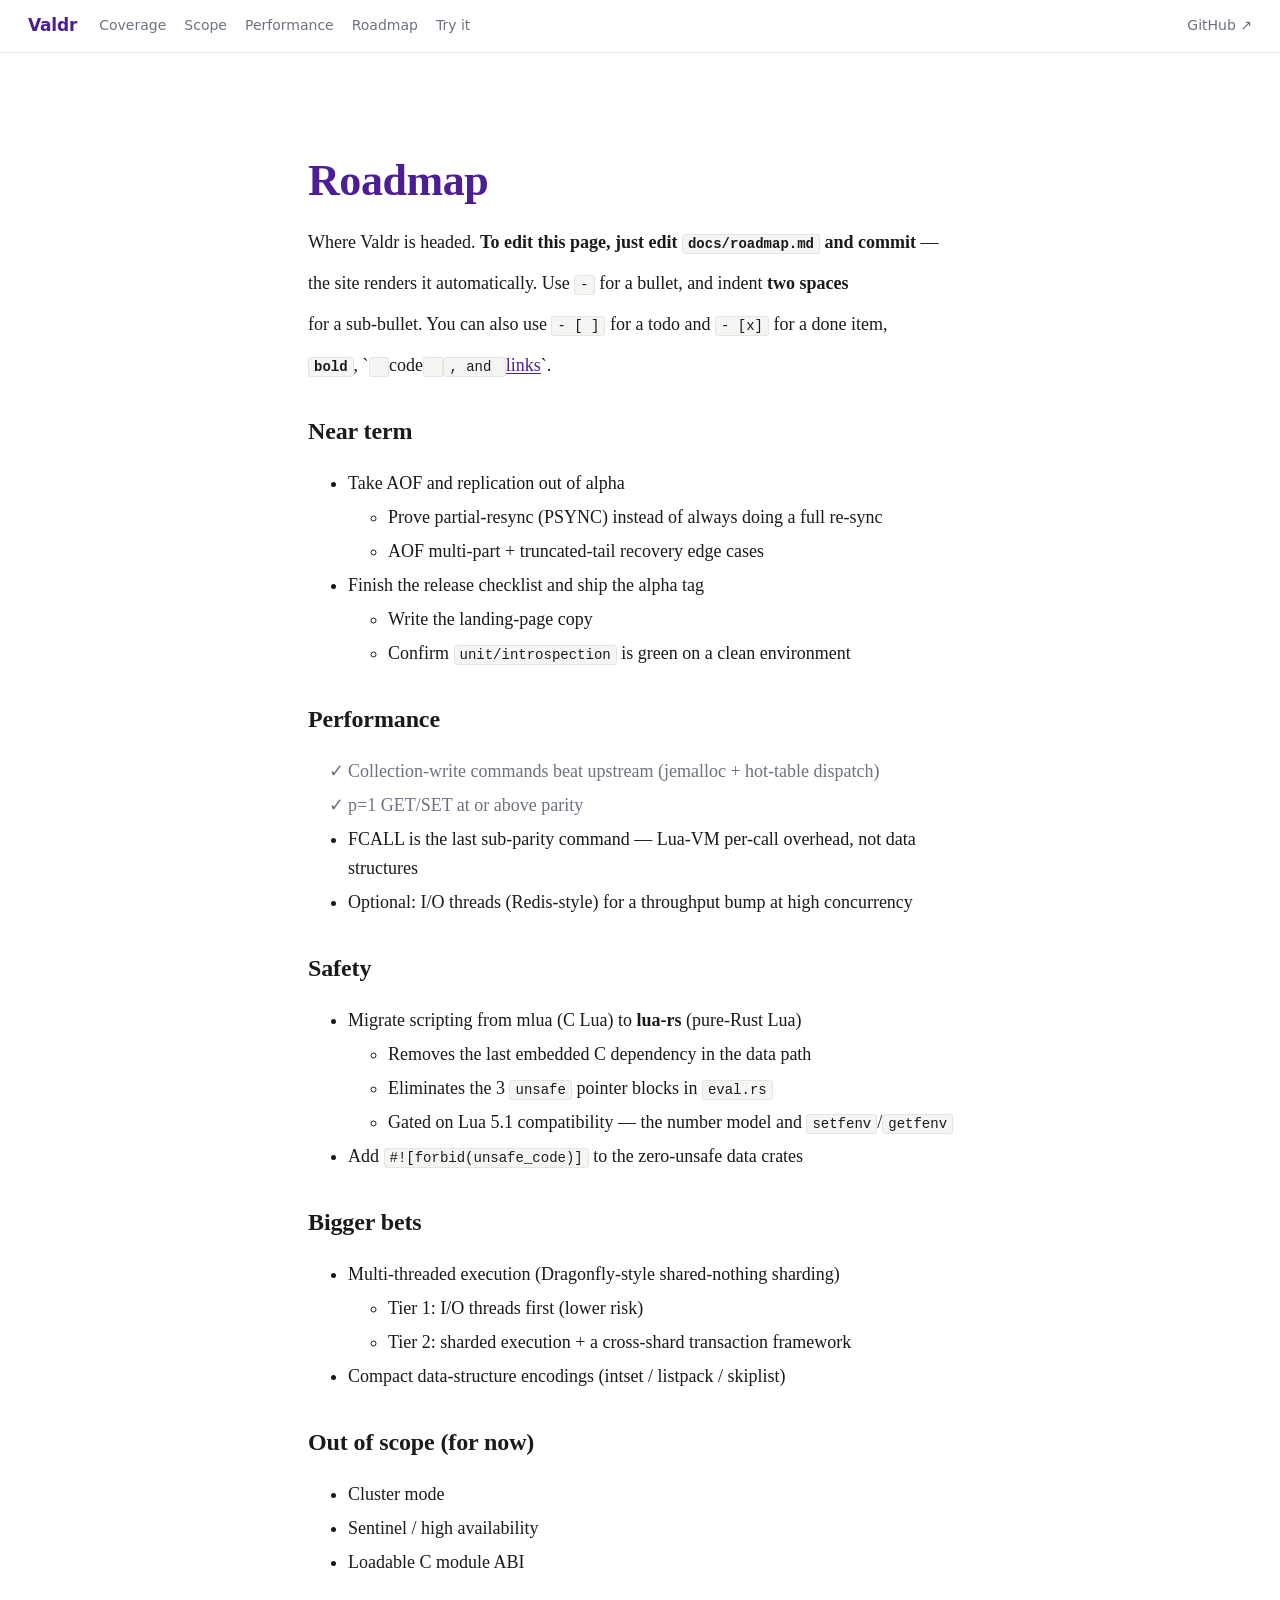
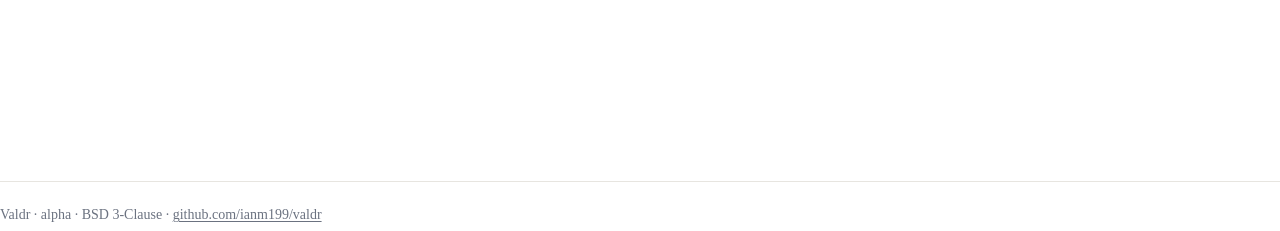
<file: docs/roadmap.html>
<!doctype html>
<html lang="en">
<head>
<meta charset="utf-8">
<meta name="viewport" content="width=device-width, initial-scale=1">
<title>Valdr — Roadmap</title>
<meta name="description" content="Valdr roadmap — where the safe-Rust Valkey port is headed.">
<link rel="stylesheet" href="style.css">
<style>
  /* Roadmap-specific: task-item markers + comfortable list spacing. */
  #roadmap-content li { margin: 0.3rem 0; }
  #roadmap-content li.done { color: var(--muted); }
  #roadmap-content li.done::marker { content: "✓ "; }
  #roadmap-content li.todo::marker { content: "☐ "; }
  #roadmap-content h2 { margin-top: 2rem; }
</style>
</head>
<body>

<!-- TOP NAV — links point back to the home page sections. -->
<nav class="topnav">
  <a class="brand" href="/">Valdr</a>
  <div class="navlinks">
    <a href="/#coverage">Coverage</a>
    <a href="/#scope">Scope</a>
    <a href="/#performance">Performance</a>
    <a href="/roadmap.html">Roadmap</a>
    <a href="/#try">Try it</a>
  </div>
  <a class="nav-gh" href="https://github.com/ianm199/valdr">GitHub ↗</a>
</nav>

<main>
<section id="roadmap">
  <div id="roadmap-content">loading roadmap…</div>
</section>
</main>

<footer>
  <p>
    Valdr · alpha · BSD 3-Clause ·
    <a href="https://github.com/ianm199/valdr">github.com/ianm199/valdr</a>
  </p>
</footer>

<!-- ─────────────────────────────────────────────────────────────────────────
     Minimal, self-contained Markdown renderer (no CDN / no framework).
     Supports: # headings, nested "- " bullets (2-space indent = one level),
     "- [ ]"/"- [x]" tasks, **bold**, `code`, and [links](url).
     The content lives in roadmap.md — edit that, not this file.
     ───────────────────────────────────────────────────────────────────────── -->
<script>
  (function () {
    function esc(s) {
      return s.replace(/&/g, '&amp;').replace(/</g, '&lt;').replace(/>/g, '&gt;');
    }
    function inline(s) {
      s = esc(s);
      s = s.replace(/`([^`]+)`/g, '<code>$1</code>');
      s = s.replace(/\*\*([^*]+)\*\*/g, '<strong>$1</strong>');
      s = s.replace(/\[([^\]]+)\]\(([^)\s]+)\)/g, '<a href="$2">$1</a>');
      return s;
    }
    function render(md) {
      var lines = md.replace(/\r/g, '').split('\n');
      var out = [], depth = 0;
      function setDepth(d) {
        while (depth < d) { out.push('<ul>'); depth++; }
        while (depth > d) { out.push('</ul>'); depth--; }
      }
      for (var i = 0; i < lines.length; i++) {
        var line = lines[i];
        var h = line.match(/^(#{1,6})\s+(.*)$/);
        var li = line.match(/^(\s*)[-*]\s+(.*)$/);
        if (h) { setDepth(0); out.push('<h' + h[1].length + '>' + inline(h[2]) + '</h' + h[1].length + '>'); continue; }
        if (li) {
          var level = Math.floor(li[1].replace(/\t/g, '  ').length / 2) + 1;
          setDepth(level);
          var txt = li[2], task = txt.match(/^\[([ xX])\]\s+(.*)$/);
          if (task) out.push('<li class="' + (task[1].toLowerCase() === 'x' ? 'done' : 'todo') + '">' + inline(task[2]) + '</li>');
          else out.push('<li>' + inline(txt) + '</li>');
          continue;
        }
        if (line.trim() === '') { setDepth(0); continue; }
        setDepth(0); out.push('<p>' + inline(line) + '</p>');
      }
      setDepth(0);
      return out.join('\n');
    }
    fetch('roadmap.md', { cache: 'no-store' })
      .then(function (r) { return r.text(); })
      .then(function (md) { document.getElementById('roadmap-content').innerHTML = render(md); })
      .catch(function () { document.getElementById('roadmap-content').textContent = 'roadmap.md unavailable'; });
  })();
</script>
</body>
</html>
</file>
<file: assets/site.css>
:root {
  --bg: #f7f8fb;
  --panel: #ffffff;
  --ink: #0c1322;
  --text: #18202f;
  --muted: #5e6878;
  --line: #d8deea;
  --accent: #d92d20;
  --accent-soft: #fdeceb;
  --accent-line: #f6cfcb;
  --good: #0f8f68;
  --warn: #c16a1a;
  --code-bg: #0c1322;
  --code-text: #e7ecf6;
  font-family: Inter, ui-sans-serif, system-ui, -apple-system, BlinkMacSystemFont, "Segoe UI", sans-serif;
}
* { box-sizing: border-box; }
body { margin: 0; background: var(--bg); color: var(--text); line-height: 1.55; }
a { color: var(--accent); text-decoration: none; }
a:hover { text-decoration: underline; }
code, pre { font-family: ui-monospace, SFMono-Regular, "SF Mono", Menlo, Consolas, monospace; }
.wrap { max-width: 960px; margin: 0 auto; padding: 0 24px; }

/* hero */
.hero { background: linear-gradient(160deg, #0c1322 0%, #1d1622 55%, #2a161b 100%); color: #fff; padding: 0 0 64px; }
.topnav { display: flex; align-items: center; justify-content: space-between; padding: 22px 0 40px; }
.topnav .brand { color: #fff; font-weight: 700; font-size: 18px; }
.topnav .brand .rs { color: #ff6f59; }
.topnav .navlinks { display: flex; gap: 22px; }
.topnav .navlinks a { color: #c4cde0; font-size: 15px; font-weight: 500; }
.topnav .navlinks a:hover { color: #fff; text-decoration: none; }
.eyebrow { text-transform: uppercase; letter-spacing: 0.14em; font-size: 12px; font-weight: 600; color: #ff9e8c; margin: 0 0 16px; }
.hero h1 { margin: 0 0 14px; font-size: 52px; line-height: 1.05; letter-spacing: -0.02em; }
.hero h1 .rs { color: #ff6f59; }
.hero .tag { font-size: 21px; color: #c4cde0; max-width: 660px; margin: 0 0 28px; }
.hero .tag strong { color: #fff; }
.hero .tag code { color: #e7ecf6; background: rgba(255,255,255,0.08); padding: 1px 6px; border-radius: 5px; font-size: 0.9em; }

/* install pill */
.install { display: inline-flex; align-items: center; gap: 14px; background: rgba(255,255,255,0.06); border: 1px solid rgba(255,255,255,0.16); border-radius: 10px; padding: 12px 16px; margin: 0 0 8px; max-width: 100%; overflow-x: auto; }
.install code { color: #e7ecf6; font-size: 15px; white-space: nowrap; }
.install code .prompt { color: #8b6f74; }
.copy-btn { background: var(--accent); color: #fff; border: 0; border-radius: 6px; padding: 7px 12px; font-size: 13px; font-weight: 600; cursor: pointer; flex-shrink: 0; }
.copy-btn:hover { background: #b81f14; }
.install-note { font-size: 13px; color: #9a93a0; margin: 6px 0 28px; max-width: 620px; }
.install-note code { color: #c4cde0; }

.cta { display: flex; flex-wrap: wrap; gap: 12px; }
.btn { display: inline-block; padding: 11px 20px; border-radius: 8px; font-weight: 600; font-size: 15px; }
.btn-primary { background: #fff; color: var(--ink); }
.btn-primary:hover { background: #eef1f8; text-decoration: none; }
.btn-ghost { border: 1px solid rgba(255,255,255,0.28); color: #fff; }
.btn-ghost:hover { border-color: #fff; text-decoration: none; }

/* stat strip */
.stats { display: grid; grid-template-columns: repeat(4, 1fr); gap: 16px; margin: -40px 0 0; position: relative; }
.stat { background: var(--panel); border: 1px solid var(--line); border-radius: 10px; padding: 20px; box-shadow: 0 8px 24px rgba(12,19,34,0.06); }
.stat .num { font-size: 28px; font-weight: 700; letter-spacing: -0.01em; }
.stat .num.good { color: var(--good); }
.stat .num.accent { color: var(--accent); }
.stat .lbl { font-size: 13px; color: var(--muted); margin-top: 4px; }

section { padding: 48px 0; border-top: 1px solid var(--line); }
section:first-of-type { border-top: 0; }
h2 { font-size: 26px; letter-spacing: -0.01em; margin: 0 0 14px; }
p.lead { font-size: 17px; color: var(--text); max-width: 720px; }
p.muted { color: var(--muted); }

pre.block { background: var(--code-bg); color: var(--code-text); border-radius: 10px; padding: 18px 20px; overflow-x: auto; font-size: 14px; line-height: 1.7; }
pre.block .c { color: #8b6f74; }
pre.block .o { color: #7fe0b0; }

table.perf { border-collapse: collapse; width: 100%; max-width: 680px; margin-top: 16px; font-size: 15px; }
table.perf th, table.perf td { text-align: left; padding: 10px 14px; border-bottom: 1px solid var(--line); }
table.perf th { color: var(--muted); font-weight: 600; font-size: 13px; text-transform: uppercase; letter-spacing: 0.04em; }
table.perf td.v { font-weight: 700; }

.cards { display: grid; grid-template-columns: repeat(3, 1fr); gap: 16px; margin-top: 8px; }
.cards.two { grid-template-columns: 1fr 1fr; }
.card { background: var(--panel); border: 1px solid var(--line); border-radius: 10px; padding: 22px; }
.card h3 { margin: 0 0 8px; font-size: 17px; }
.card p { margin: 0; color: var(--muted); font-size: 15px; }
.badge { display: inline-block; font-size: 12px; font-weight: 600; padding: 3px 9px; border-radius: 999px; margin-bottom: 10px; }
.badge.good { background: #e2f4ec; color: var(--good); }
.badge.wip { background: #f8ecdd; color: var(--warn); }
.badge.accent { background: var(--accent-soft); color: var(--accent); }

.callout { background: var(--accent-soft); border: 1px solid var(--accent-line); border-radius: 10px; padding: 18px 20px; margin-top: 16px; }
.callout a { font-weight: 600; }

footer { padding: 40px 0 56px; border-top: 1px solid var(--line); color: var(--muted); font-size: 14px; }
footer a { color: var(--muted); }
footer .flinks { display: flex; flex-wrap: wrap; gap: 18px; margin-bottom: 16px; }
footer .flinks a { font-weight: 600; color: var(--text); }

/* subpage hero (compact) */
.hero.sub { padding-bottom: 40px; }
.hero.sub h1 { font-size: 38px; margin-top: 8px; }
.hero.sub .tag { font-size: 18px; }

/* convergence dashboard */
.chart-card { background: var(--panel); border: 1px solid var(--line); border-radius: 12px; padding: 24px; box-shadow: 0 8px 24px rgba(12,19,34,0.05); }
.chart-card h3 { margin: 0 0 4px; font-size: 18px; }
.chart-card .sub { color: var(--muted); font-size: 14px; margin: 0 0 16px; }
svg .grid { stroke: var(--line); stroke-width: 1; }
svg .axis-label { fill: var(--muted); font-size: 11px; font-family: ui-sans-serif, system-ui; }
svg .area { fill: var(--accent-soft); }
svg .line { fill: none; stroke: var(--accent); stroke-width: 2.5; stroke-linejoin: round; stroke-linecap: round; }
svg .dot { fill: var(--accent); }
svg .target { stroke: var(--muted); stroke-width: 1; stroke-dasharray: 4 4; }

.section-grid { display: grid; grid-template-columns: repeat(3, 1fr); gap: 14px; margin-top: 8px; }
.spark { background: var(--panel); border: 1px solid var(--line); border-radius: 10px; padding: 16px; }
.spark .name { font-size: 14px; font-weight: 600; margin: 0 0 2px; }
.spark .val { font-size: 13px; color: var(--muted); margin: 0 0 8px; }
.spark .val b { color: var(--text); font-weight: 700; }
.spark .val .full { color: var(--good); }
.spark svg .line { stroke-width: 2; }

.bar-row { display: grid; grid-template-columns: 160px 1fr 84px; align-items: center; gap: 12px; padding: 7px 0; font-size: 14px; }
.bar-row .lbl { color: var(--text); }
.bar-track { background: #eef1f6; border-radius: 6px; height: 14px; overflow: hidden; }
.bar-fill { background: var(--good); height: 100%; border-radius: 6px; }
.bar-fill.partial { background: var(--accent); }
.bar-row .count { text-align: right; color: var(--muted); font-variant-numeric: tabular-nums; }
.count { text-align: right; color: var(--muted); font-variant-numeric: tabular-nums; }

/* capability hierarchy (area -> bucket -> file drill-down) */
.area-block { margin-top: 14px; }
.area-head { display: flex; align-items: baseline; justify-content: space-between; padding: 10px 0 8px; border-bottom: 2px solid var(--line); }
.area-head .name { font-size: 15px; font-weight: 700; letter-spacing: -0.01em; }
.area-head .agg { font-size: 13px; color: var(--muted); font-variant-numeric: tabular-nums; }
.bucket { border-bottom: 1px solid var(--line); }
.bucket-row { display: grid; grid-template-columns: 16px minmax(150px, 220px) 1fr 110px; align-items: center; gap: 12px; padding: 11px 6px; font-size: 14px; cursor: pointer; border-radius: 6px; }
.bucket-row:hover { background: #f6f8fc; }
.bucket-row .caret { color: var(--muted); font-size: 10px; transition: transform 0.15s ease; }
.bucket-row.open .caret { transform: rotate(90deg); }
.bucket-row .bname { font-weight: 600; }
.bucket-row .bmeta { color: var(--muted); font-weight: 400; font-size: 12px; }
.bucket-files { display: none; padding: 2px 0 12px 34px; }
.bucket-files.open { display: block; }
.file-row { display: grid; grid-template-columns: minmax(140px, 210px) 1fr 88px; align-items: center; gap: 12px; padding: 5px 0; font-size: 13px; }
.file-row .fname { color: var(--text); }
.file-row .fname code { color: var(--muted); font-size: 11px; }
.mini-track { background: #eef1f6; border-radius: 5px; height: 9px; overflow: hidden; }
.mini-fill { background: var(--good); height: 100%; border-radius: 5px; }
.mini-fill.partial { background: var(--accent); }
.incomplete { color: var(--warn); font-size: 11px; }
.spark-group-head { font-size: 14px; font-weight: 700; margin: 22px 0 8px; color: var(--text); }
.spark-group-head:first-child { margin-top: 4px; }

.legend { display: flex; gap: 18px; flex-wrap: wrap; font-size: 13px; color: var(--muted); margin-top: 12px; }
.legend .key { display: inline-flex; align-items: center; gap: 6px; }
.legend .swatch { width: 12px; height: 12px; border-radius: 3px; display: inline-block; }

@media (max-width: 720px) {
  .hero h1 { font-size: 38px; }
  .stats { grid-template-columns: 1fr 1fr; }
  .cards, .cards.two { grid-template-columns: 1fr; }
  .section-grid { grid-template-columns: 1fr 1fr; }
  .topnav .navlinks { gap: 14px; }
  .bar-row { grid-template-columns: 120px 1fr 70px; }
}
</file>
<file: docs/style.css>
/* Valdr site — plain, technical, no slop.
 * No web fonts, no JS, no analytics. Serif body, system mono. One accent color.
 */

:root {
  --text:   #1a1a1a;
  --muted:  #6b7280;
  --accent: #4c1d95;
  --code-bg:     #f6f5f3;
  --code-border: #e7e5e0;
  --rule:        #e7e5e0;
}

* { box-sizing: border-box; }

html { -webkit-text-size-adjust: 100%; }

body {
  margin: 0;
  background: #fff;
  color: var(--text);
  font-family: Charter, "Iowan Old Style", "Palatino Linotype", Palatino, Georgia, serif;
  font-size: 18px;
  line-height: 1.62;
  text-rendering: optimizeLegibility;
  -webkit-font-smoothing: antialiased;
}

main {
  max-width: 720px;
  margin: 0 auto;
  padding: 56px 28px 96px;
}

@media (max-width: 480px) {
  main { padding: 40px 22px 72px; }
  body { font-size: 17px; }
}

/* Header & wordmark */

header {
  margin-bottom: 28px;
}

h1 {
  font-size: 44px;
  margin: 0 0 4px;
  letter-spacing: -0.01em;
  color: var(--accent);
  font-weight: 700;
}

.tagline {
  font-size: 22px;
  margin: 0;
  color: var(--muted);
  font-style: italic;
}

.lead {
  margin: 18px 0 40px;
  font-size: 19px;
}

/* Section structure */

section {
  margin: 36px 0;
}

h2 {
  font-size: 24px;
  font-weight: 700;
  margin: 0 0 14px;
  letter-spacing: -0.005em;
}

h3 {
  font-size: 18px;
  font-weight: 700;
  margin: 22px 0 8px;
  font-style: italic;
}

p {
  margin: 12px 0;
}

a {
  color: var(--accent);
  text-decoration: underline;
  text-underline-offset: 2px;
  text-decoration-thickness: 1px;
}

a:hover { text-decoration-thickness: 2px; }

/* Code */

code, pre {
  font-family: ui-monospace, SFMono-Regular, Menlo, "JetBrains Mono", Consolas, monospace;
  font-size: 14px;
}

code {
  background: var(--code-bg);
  border: 1px solid var(--code-border);
  border-radius: 3px;
  padding: 1px 5px;
}

pre {
  background: var(--code-bg);
  border: 1px solid var(--code-border);
  border-radius: 4px;
  padding: 14px 16px;
  overflow-x: auto;
  line-height: 1.5;
  margin: 14px 0;
}

pre code {
  background: transparent;
  border: 0;
  padding: 0;
  font-size: 14px;
}

.note {
  color: var(--muted);
  font-size: 15px;
  font-style: italic;
  margin-top: 10px;
}

/* The single horizontal rule between "What doesn't" and "Why" */

hr {
  border: 0;
  border-top: 1px solid var(--rule);
  margin: 56px 0;
}

/* Performance tables (option 1 + 3: plain stacked + ratio heatmap) */

.perf-table {
  width: 100%;
  border-collapse: collapse;
  margin: 8px 0 4px;
}

.perf-table caption {
  text-align: left;
  caption-side: top;
  font-style: italic;
  font-size: 15px;
  color: var(--text);
  padding: 18px 0 6px;
}

.perf-table thead th {
  font-weight: 600;
  text-align: left;
  font-size: 11px;
  letter-spacing: 0.06em;
  color: var(--muted);
  text-transform: uppercase;
  border-bottom: 1px solid var(--rule);
  padding: 5px 14px 5px 0;
}
.perf-table thead th.num {
  text-align: right;
  padding-right: 0;
  padding-left: 14px;
}

.perf-table td {
  padding: 3px 14px 3px 0;
  font-family: ui-monospace, SFMono-Regular, Menlo, "JetBrains Mono", Consolas, monospace;
  font-size: 13.5px;
  font-variant-numeric: tabular-nums;
}
.perf-table td.num {
  text-align: right;
  padding-right: 0;
  padding-left: 14px;
}

.perf-table tr.group-head th {
  font-style: italic;
  font-weight: normal;
  font-family: Charter, "Iowan Old Style", "Palatino Linotype", Palatino, Georgia, serif;
  text-transform: none;
  letter-spacing: 0;
  font-size: 14px;
  color: var(--muted);
  padding: 14px 0 4px;
  border-bottom: 0;
}

/* Heatmap on the ratio cell only */
.perf-table td.ratio        { padding-left: 12px; padding-right: 8px; }
.perf-table td.ratio.win    { background: rgba(76, 29, 149, 0.07); }
.perf-table td.ratio.behind { background: rgba(168, 79, 49, 0.09); }

/* Utility: muted inline note, switches back to serif inside numeric cells */
.muted {
  color: var(--muted);
  font-style: italic;
}
.perf-table td.num .muted {
  font-family: Charter, "Iowan Old Style", "Palatino Linotype", Palatino, Georgia, serif;
  font-size: 12px;
}

/* Footer */

footer {
  margin-top: 72px;
  padding-top: 18px;
  border-top: 1px solid var(--rule);
  color: var(--muted);
  font-size: 14px;
}

footer p {
  margin: 4px 0;
}

footer .verified {
  font-size: 12px;
}

footer a {
  color: var(--muted);
}

/* ── Top nav (tsz-style layout: wordmark · section links · GitHub) ──────── */

html { scroll-behavior: smooth; }

.topnav {
  position: sticky;
  top: 0;
  z-index: 20;
  display: flex;
  align-items: center;
  gap: 22px;
  padding: 12px 28px;
  border-bottom: 1px solid var(--rule);
  background: rgba(255, 255, 255, 0.88);
  backdrop-filter: saturate(1.2) blur(8px);
  -webkit-backdrop-filter: saturate(1.2) blur(8px);
  font-family: ui-sans-serif, system-ui, -apple-system, "Segoe UI", Roboto, sans-serif;
  font-size: 14px;
}

.topnav .brand {
  font-weight: 700;
  font-size: 17px;
  letter-spacing: -0.01em;
  color: var(--accent);
  text-decoration: none;
}

.topnav .navlinks {
  display: flex;
  gap: 18px;
  margin-right: auto;
}

.topnav a { text-decoration: none; }
.topnav .navlinks a { color: var(--muted); }
.topnav .nav-gh { color: var(--muted); }
.topnav .navlinks a:hover,
.topnav .nav-gh:hover { color: var(--text); }

@media (max-width: 640px) {
  .topnav .navlinks { display: none; }
}

/* Anchor jumps clear the sticky nav */
section { scroll-margin-top: 72px; }

/* ── Hero (centered, tsz-style) ────────────────────────────────────────── */

.hero {
  text-align: center;
  margin: 24px 0 52px;
}

.hero h1 {
  font-size: 56px;
  margin-bottom: 6px;
}

.hero .tagline { font-size: 22px; }

.hero .lead {
  text-align: left;
  max-width: 600px;
  margin: 22px auto 0;
}

.actions {
  display: flex;
  flex-wrap: wrap;
  justify-content: center;
  gap: 26px;
  margin-top: 26px;
  font-family: ui-sans-serif, system-ui, -apple-system, "Segoe UI", Roboto, sans-serif;
}

.actions a {
  font-size: 16px;
  font-weight: 600;
  text-decoration: none;
}
.actions a:hover { text-decoration: underline; text-underline-offset: 3px; }

/* ── Placeholder prose (styled muted; delete as you fill sections in) ───── */

.placeholder {
  color: var(--muted);
  font-style: italic;
  border-left: 2px dashed var(--code-border);
  padding-left: 14px;
}
</file>
